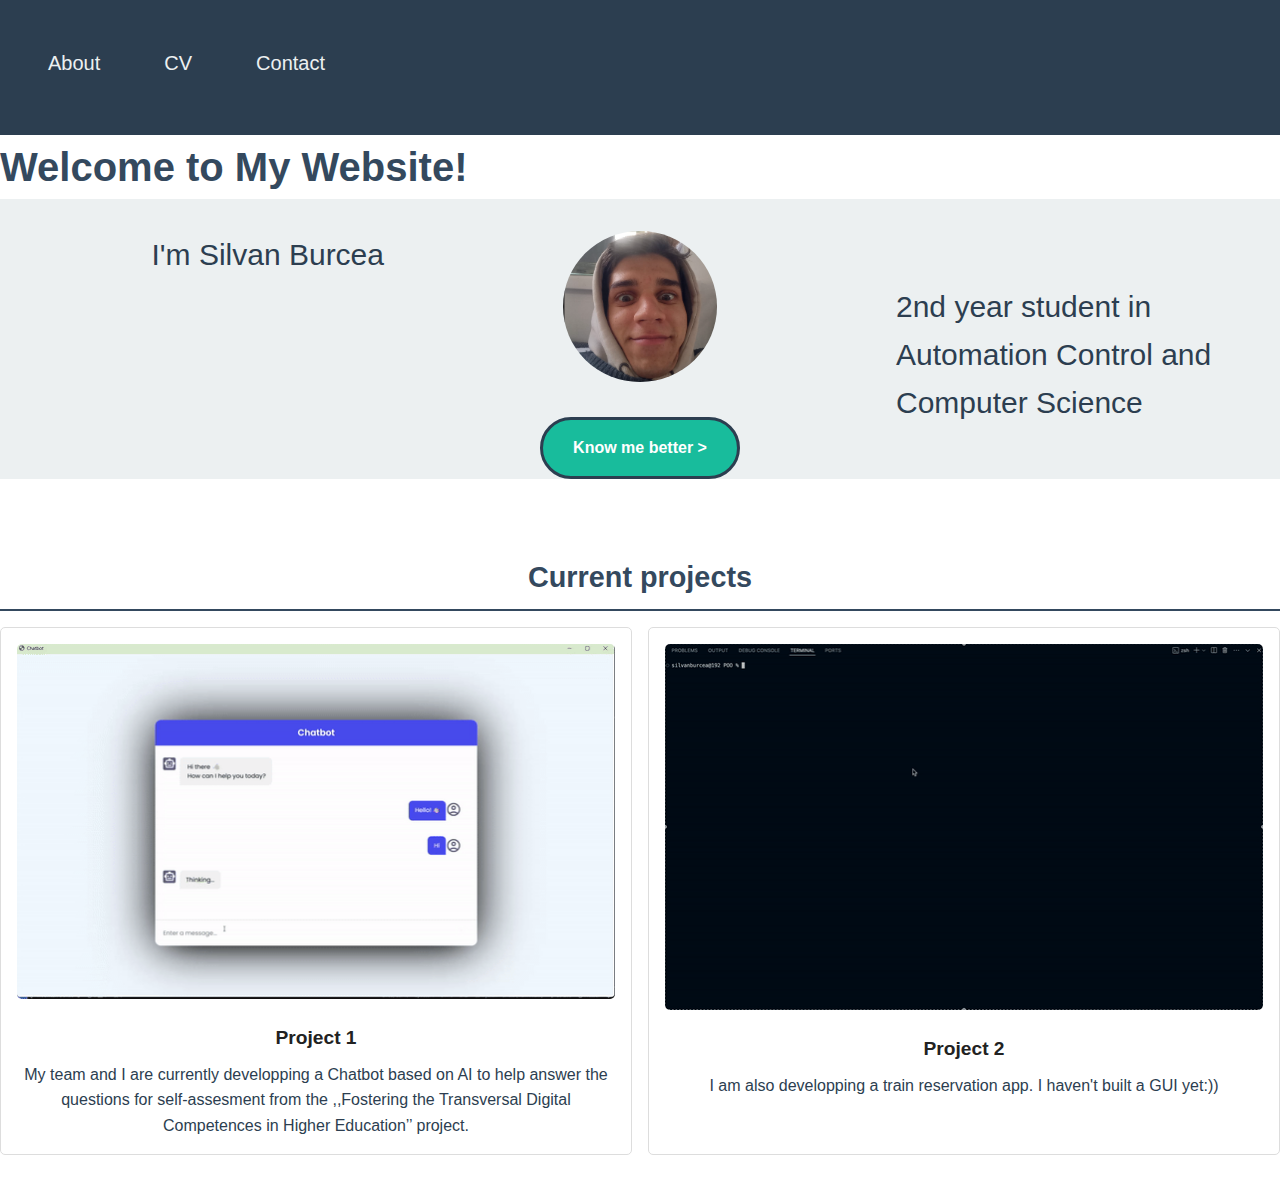
<file: index.html>
<!DOCTYPE html>
<html lang="en">
<head>
    <meta charset="UTF-8">
    <meta name="viewport" content="width=device-width, initial-scale=1.0">
    <title>Silvan Burcea - 2nd year student in Automation Control and Compuer Science</title>
    <link rel="stylesheet" href="style.css">
</head>
<body>
    <header class="header">
        <nav class="nav">
            <ul>
                <li><a href="index.html">About</a></li>
                <li><a href="cv.html">CV</a></li>
                <li><a href="contact.html">Contact</a></li>
            </ul>
        </nav>
    </header>
    <main>
        <section class="intro">
            <h1>Welcome to My Website!</h1>
        </section>
        <section class="row">
            <div class="column left" style="text-align: right;">
                <p>I'm Silvan Burcea</p>
            </div>
            <div class="column middle">
                    <img src="portret.jpg" alt="Silvan Burcea">
                    <a href="biography.html">Know me better  ></a>
            </div>
            <div class="column right" style="text-align: left;">
                <p>2nd year student in Automation Control and Computer Science<p>
            </div>
        </section>

        <section class="portfolio">
            <h2>Current projects</h2>
            <div class="projects">
                <div class="project">
                    <img src="chatbot.gif" alt="Project 1">
                    <h3>Project 1</h3>
                    <p>My team and I are currently developping a Chatbot based on AI to help answer the questions for self-assesment from the ,,Fostering the Transversal Digital Competences in Higher Education’’ project.</p>
                </div>
                <div class="project">
                    <img src="trains.gif" alt="Project 2">
                    <h3>Project 2</h3>
                    <p>I am also developping a train reservation app. I haven't built a GUI yet:))</p>
                </div>
            </div>
        </section>
    </main>
</body>
</html>
</file>
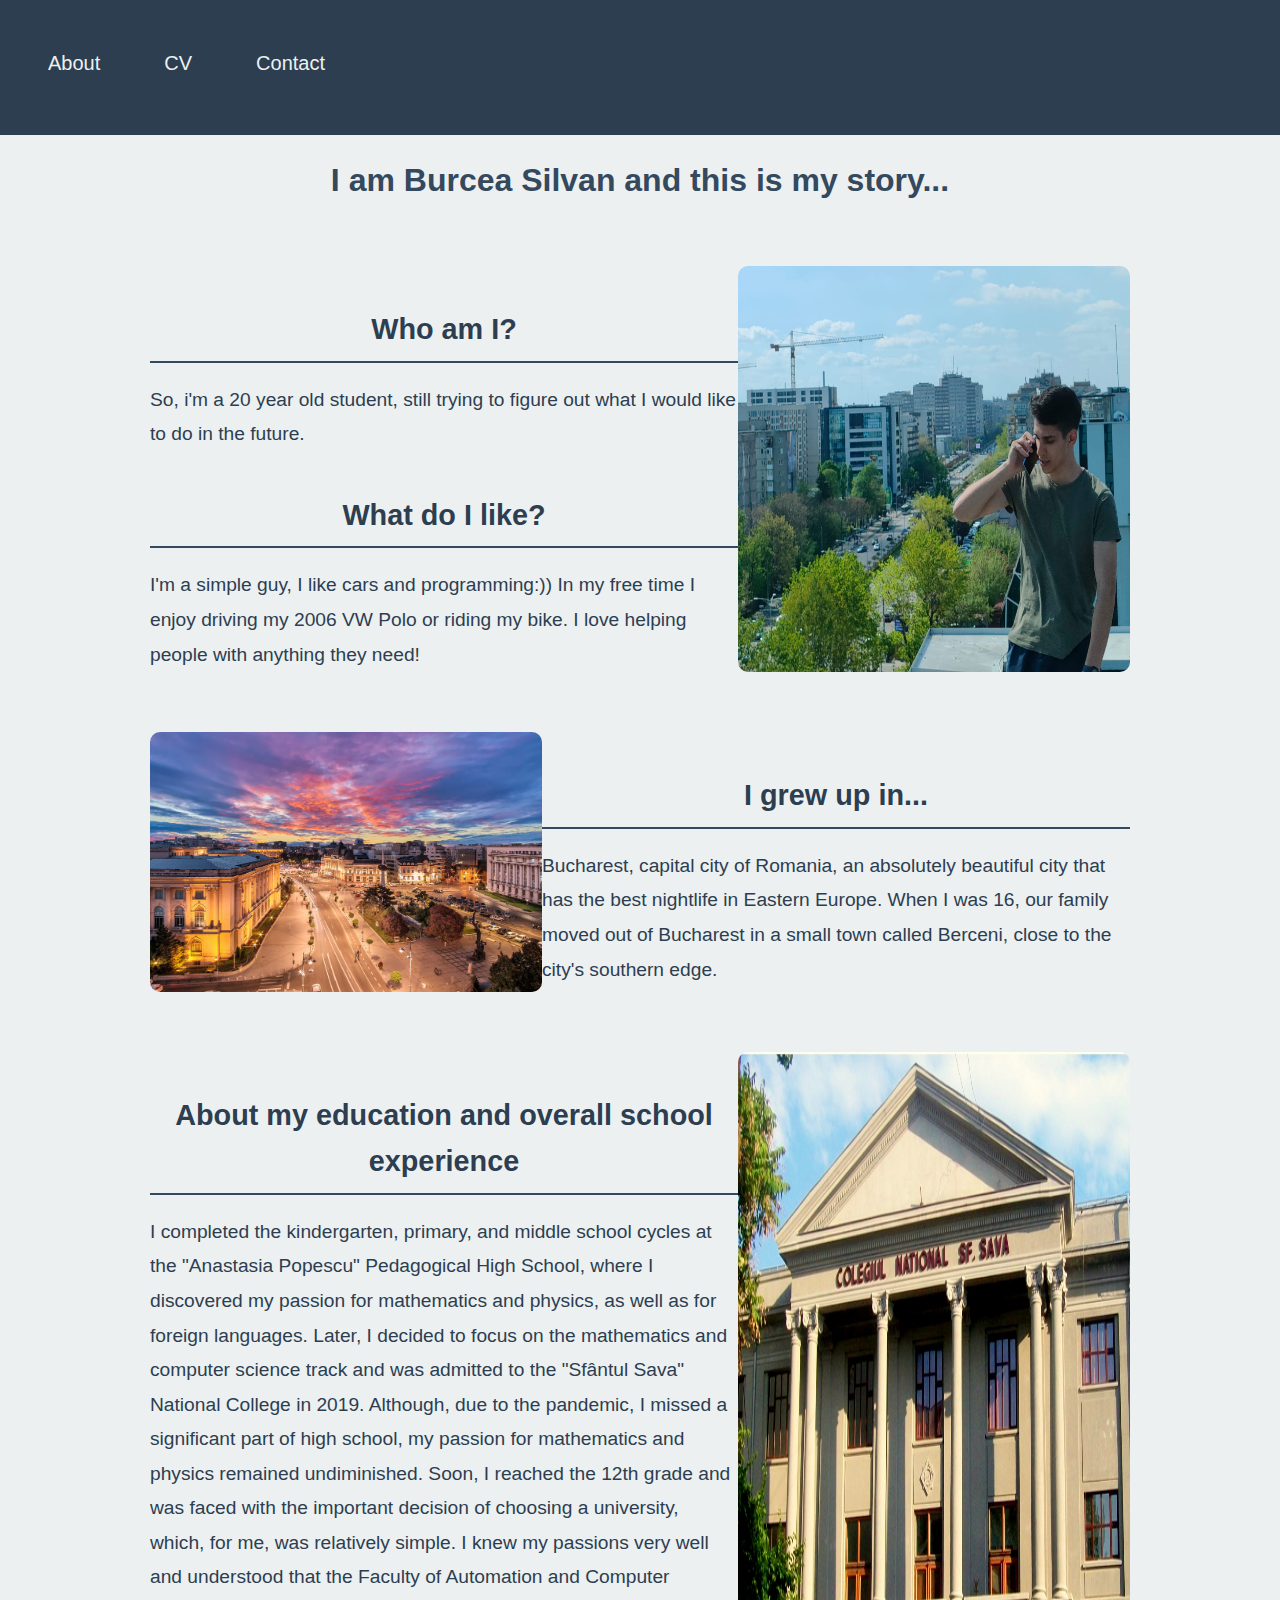
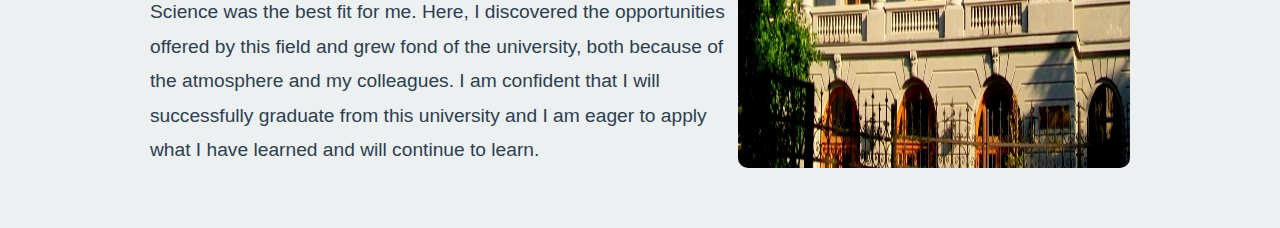
<file: biography.html>
<!DOCTYPE html>
<html lang="en">
<head>
    <meta charset="UTF-8">
    <meta name="viewport" content="width=device-width, initial-scale=1.0">
    <title>Biography</title>
    <link rel="stylesheet" href="style.css">
</head>
<body>
    <header class="header">
        <nav class="nav">
            <ul>
                <li><a href="index.html">About</a></li>
                <li><a href="cv.html">CV</a></li>
                <li><a href="contact.html">Contact</a></li>
            </ul>
        </nav>
    </header>
    <div class="bio-title">
        <h1>I am Burcea Silvan and this is my story...</h1>
    </div>

    <div class="section section-1">
        <div>
            <h2>Who am I?</h2>
            <p>So, i'm a 20 year old student, still trying to figure out what I would like to do in the future. </p>
            <h2>What do I like?</h2>
            <p>I'm a simple guy, I like cars and programming:)) In my free time I enjoy driving my 2006 VW Polo or riding my bike. I love helping people with anything they need! </p>
        </div>
        <img src="poza-mea.jpg" alt="My photo">
    </div>

    <div class="section section-2">
        <img src="bucharest.jpg" alt="Image about my education">
        <div>
            <h2>I grew up in...</h2>
            <p>Bucharest, capital city of Romania, an absolutely beautiful city that has the best nightlife in Eastern Europe. When I was 16, our family moved out of Bucharest in a small town called Berceni, close to the city's southern edge.</p>
        </div>
    </div>

    <div class="section section-3">
        <div>
            <h2>About my education and overall school experience</h2>
            <p>I completed the kindergarten, primary, and middle school cycles at the "Anastasia Popescu" Pedagogical High School, where I discovered my passion for mathematics and physics, as well as for foreign languages. Later, I decided to focus on the mathematics and computer science track and was admitted to the "Sfântul Sava" National College in 2019.

                Although, due to the pandemic, I missed a significant part of high school, my passion for mathematics and physics remained undiminished. Soon, I reached the 12th grade and was faced with the important decision of choosing a university, which, for me, was relatively simple. I knew my passions very well and understood that the Faculty of Automation and Computer Science was the best fit for me. Here, I discovered the opportunities offered by this field and grew fond of the university, both because of the atmosphere and my colleagues.
                
                I am confident that I will successfully graduate from this university and I am eager to apply what I have learned and will continue to learn.</p>
        </div>
        <img src="cnss.jpg" alt="Saint Sava National College">
    </div>
</body>
</html>
</file>
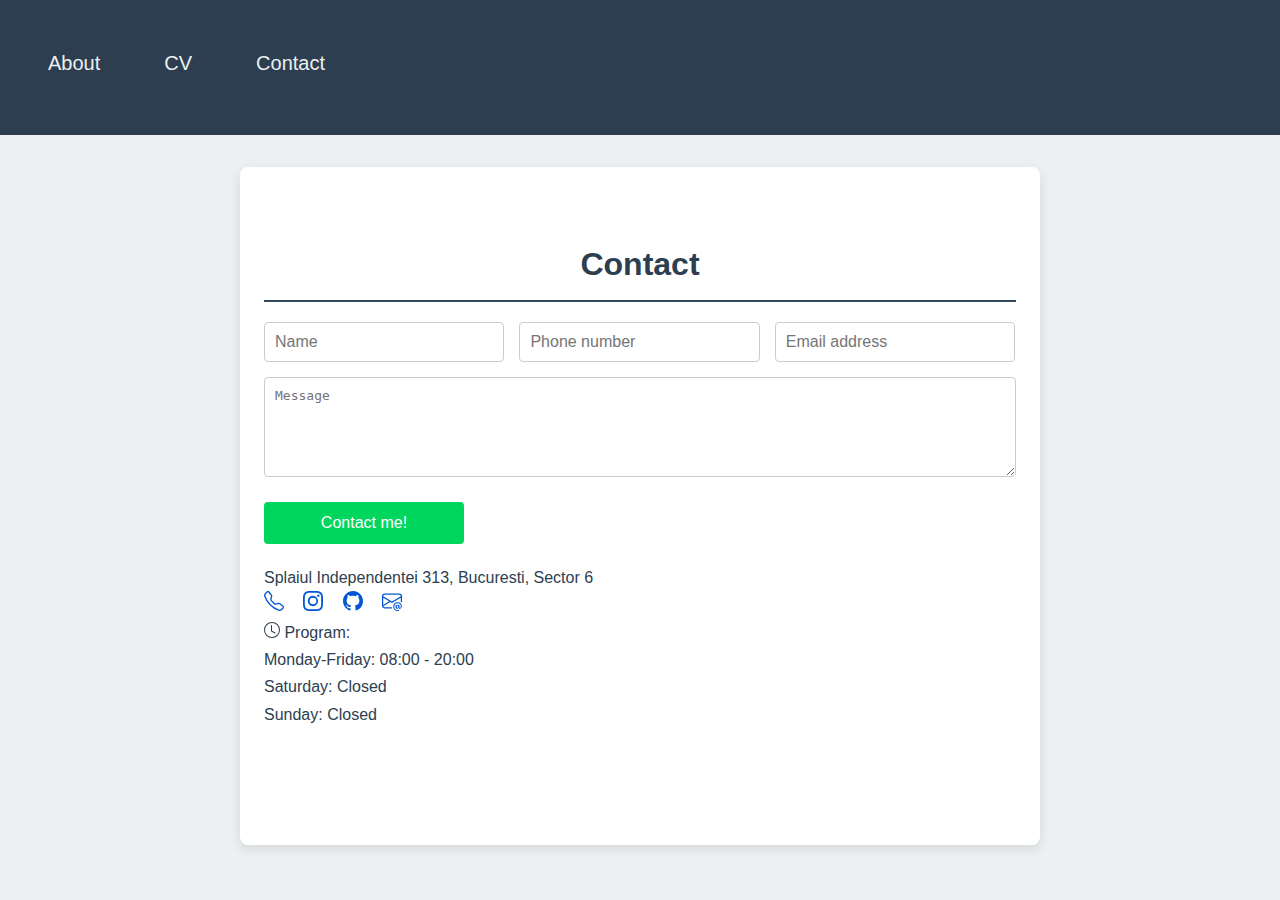
<file: contact.html>
<!DOCTYPE html>
<html lang="en">
<head>
    <meta charset="UTF-8">
    <meta name="viewport" content="width=device-width, initial-scale=1.0">
    <title>Silvan Burcea-Contact</title>
    <link rel="stylesheet" href="style.css">
</head>
<body>

<!-- bara de navigare -->
<header class="header">
    <nav class="nav">
        <ul>
            <li><a href="index.html">About</a></li>
            <li><a href="cv.html">CV</a></li>
            <li><a href="contact.html">Contact</a></li>
        </ul>
    </nav>
</header>

<main class="contact-main">
    <!-- Titlu -->
    <h2 class="contact-title">Contact</h2>

    <!-- formular de contact -->
    <form class="contact-form">
        <input type="text" placeholder="Name" required>
        <input type="text" placeholder="Phone number" required>
        <input type="email" placeholder="Email address" required>
        <textarea placeholder="Message" required></textarea>
        <button type="submit">Contact me!</button>
    </form>

    <!-- detalii contact si harta -->
    <div class="contact-details">
        <div class="details-info">
            <p>Splaiul Independentei 313, Bucuresti, Sector 6</p>
            <p><a href="tel:+40722461882" style="margin-right: 15px;">
                <svg xmlns="http://www.w3.org/2000/svg" width="20" height="20" fill="currentColor" class="bi bi-telephone" viewBox="0 0 16 16">
                    <path d="M3.654 1.328a.678.678 0 0 0-1.015-.063L1.605 2.3c-.483.484-.661 1.169-.45 1.77a17.6 17.6 0 0 0 4.168 6.608 17.6 17.6 0 0 0 6.608 4.168c.601.211 1.286.033 1.77-.45l1.034-1.034a.678.678 0 0 0-.063-1.015l-2.307-1.794a.68.68 0 0 0-.58-.122l-2.19.547a1.75 1.75 0 0 1-1.657-.459L5.482 8.062a1.75 1.75 0 0 1-.46-1.657l.548-2.19a.68.68 0 0 0-.122-.58zM1.884.511a1.745 1.745 0 0 1 2.612.163L6.29 2.98c.329.423.445.974.315 1.494l-.547 2.19a.68.68 0 0 0 .178.643l2.457 2.457a.68.68 0 0 0 .644.178l2.189-.547a1.75 1.75 0 0 1 1.494.315l2.306 1.794c.829.645.905 1.87.163 2.611l-1.034 1.034c-.74.74-1.846 1.065-2.877.702a18.6 18.6 0 0 1-7.01-4.42 18.6 18.6 0 0 1-4.42-7.009c-.362-1.03-.037-2.137.703-2.877z"/>
                  </svg>
            </a>
            <a href="https://www.instagram.com/silvan_daniel_/" style="margin-right: 15px;">
                <svg xmlns="http://www.w3.org/2000/svg" width="20" height="20" fill="currentColor" class="bi bi-instagram" viewBox="0 0 16 16">
                    <path d="M8 0C5.829 0 5.556.01 4.703.048 3.85.088 3.269.222 2.76.42a3.9 3.9 0 0 0-1.417.923A3.9 3.9 0 0 0 .42 2.76C.222 3.268.087 3.85.048 4.7.01 5.555 0 5.827 0 8.001c0 2.172.01 2.444.048 3.297.04.852.174 1.433.372 1.942.205.526.478.972.923 1.417.444.445.89.719 1.416.923.51.198 1.09.333 1.942.372C5.555 15.99 5.827 16 8 16s2.444-.01 3.298-.048c.851-.04 1.434-.174 1.943-.372a3.9 3.9 0 0 0 1.416-.923c.445-.445.718-.891.923-1.417.197-.509.332-1.09.372-1.942C15.99 10.445 16 10.173 16 8s-.01-2.445-.048-3.299c-.04-.851-.175-1.433-.372-1.941a3.9 3.9 0 0 0-.923-1.417A3.9 3.9 0 0 0 13.24.42c-.51-.198-1.092-.333-1.943-.372C10.443.01 10.172 0 7.998 0zm-.717 1.442h.718c2.136 0 2.389.007 3.232.046.78.035 1.204.166 1.486.275.373.145.64.319.92.599s.453.546.598.92c.11.281.24.705.275 1.485.039.843.047 1.096.047 3.231s-.008 2.389-.047 3.232c-.035.78-.166 1.203-.275 1.485a2.5 2.5 0 0 1-.599.919c-.28.28-.546.453-.92.598-.28.11-.704.24-1.485.276-.843.038-1.096.047-3.232.047s-2.39-.009-3.233-.047c-.78-.036-1.203-.166-1.485-.276a2.5 2.5 0 0 1-.92-.598 2.5 2.5 0 0 1-.6-.92c-.109-.281-.24-.705-.275-1.485-.038-.843-.046-1.096-.046-3.233s.008-2.388.046-3.231c.036-.78.166-1.204.276-1.486.145-.373.319-.64.599-.92s.546-.453.92-.598c.282-.11.705-.24 1.485-.276.738-.034 1.024-.044 2.515-.045zm4.988 1.328a.96.96 0 1 0 0 1.92.96.96 0 0 0 0-1.92m-4.27 1.122a4.109 4.109 0 1 0 0 8.217 4.109 4.109 0 0 0 0-8.217m0 1.441a2.667 2.667 0 1 1 0 5.334 2.667 2.667 0 0 1 0-5.334"/>
                  </svg>
            </a>
            <a href="https://github.com/silvandaniel04" style="margin-right: 15px;">
                <svg xmlns="http://www.w3.org/2000/svg" width="20" height="20" fill="currentColor" class="bi bi-github" viewBox="0 0 16 16">
                    <path d="M8 0C3.58 0 0 3.58 0 8c0 3.54 2.29 6.53 5.47 7.59.4.07.55-.17.55-.38 0-.19-.01-.82-.01-1.49-2.01.37-2.53-.49-2.69-.94-.09-.23-.48-.94-.82-1.13-.28-.15-.68-.52-.01-.53.63-.01 1.08.58 1.23.82.72 1.21 1.87.87 2.33.66.07-.52.28-.87.51-1.07-1.78-.2-3.64-.89-3.64-3.95 0-.87.31-1.59.82-2.15-.08-.2-.36-1.02.08-2.12 0 0 .67-.21 2.2.82.64-.18 1.32-.27 2-.27s1.36.09 2 .27c1.53-1.04 2.2-.82 2.2-.82.44 1.1.16 1.92.08 2.12.51.56.82 1.27.82 2.15 0 3.07-1.87 3.75-3.65 3.95.29.25.54.73.54 1.48 0 1.07-.01 1.93-.01 2.2 0 .21.15.46.55.38A8.01 8.01 0 0 0 16 8c0-4.42-3.58-8-8-8"/>
                  </svg>
            </a>
            <a href="mailto:silvanburcea@gmail.com">
                <svg xmlns="http://www.w3.org/2000/svg" width="20" height="20" fill="currentColor" class="bi bi-envelope-at" viewBox="0 0 16 16">
                    <path d="M2 2a2 2 0 0 0-2 2v8.01A2 2 0 0 0 2 14h5.5a.5.5 0 0 0 0-1H2a1 1 0 0 1-.966-.741l5.64-3.471L8 9.583l7-4.2V8.5a.5.5 0 0 0 1 0V4a2 2 0 0 0-2-2zm3.708 6.208L1 11.105V5.383zM1 4.217V4a1 1 0 0 1 1-1h12a1 1 0 0 1 1 1v.217l-7 4.2z"/>
                    <path d="M14.247 14.269c1.01 0 1.587-.857 1.587-2.025v-.21C15.834 10.43 14.64 9 12.52 9h-.035C10.42 9 9 10.36 9 12.432v.214C9 14.82 10.438 16 12.358 16h.044c.594 0 1.018-.074 1.237-.175v-.73c-.245.11-.673.18-1.18.18h-.044c-1.334 0-2.571-.788-2.571-2.655v-.157c0-1.657 1.058-2.724 2.64-2.724h.04c1.535 0 2.484 1.05 2.484 2.326v.118c0 .975-.324 1.39-.639 1.39-.232 0-.41-.148-.41-.42v-2.19h-.906v.569h-.03c-.084-.298-.368-.63-.954-.63-.778 0-1.259.555-1.259 1.4v.528c0 .892.49 1.434 1.26 1.434.471 0 .896-.227 1.014-.643h.043c.118.42.617.648 1.12.648m-2.453-1.588v-.227c0-.546.227-.791.573-.791.297 0 .572.192.572.708v.367c0 .573-.253.744-.564.744-.354 0-.581-.215-.581-.8Z"/>
                  </svg>
            </a></p>
            <p> 
                <svg xmlns="http://www.w3.org/2000/svg" width="16" height="16" fill="currentColor" class="bi bi-clock" viewBox="0 0 16 16">
                    <path d="M8 3.5a.5.5 0 0 0-1 0V9a.5.5 0 0 0 .252.434l3.5 2a.5.5 0 0 0 .496-.868L8 8.71z"/>
                    <path d="M8 16A8 8 0 1 0 8 0a8 8 0 0 0 0 16m7-8A7 7 0 1 1 1 8a7 7 0 0 1 14 0"/>
                  </svg>
                Program:<br>
                Monday-Friday: 08:00 - 20:00<br>
                Saturday: Closed<br>
                Sunday: Closed
            </p>
        </div>

        <!-- embed Google Maps -->
        <div class="map">
            <iframe src="https://www.google.com/maps/embed?pb=!1m18!1m12!1m3!1d3079.9490369066125!2d26.04769332772204!3d44.43564822710314!2m3!1f0!2f0!3f0!3m2!1i1024!2i768!4f13.1!3m3!1m2!1s0x40b201ebafcdf7a3%3A0xeafb513bd76c5277!2sFaculty%20of%20Automatic%20Control%20and%20Computer%20Science!5e0!3m2!1sen!2sro!4v1729949897124!5m2!1sen!2sro" width="600" height="450" style="border:0;" allowfullscreen="" 
            loading="lazy" 
            referrerpolicy="no-referrer-when-downgrade"></iframe>
        </div>
    </div>
</main>

</body>
</html>
</file>
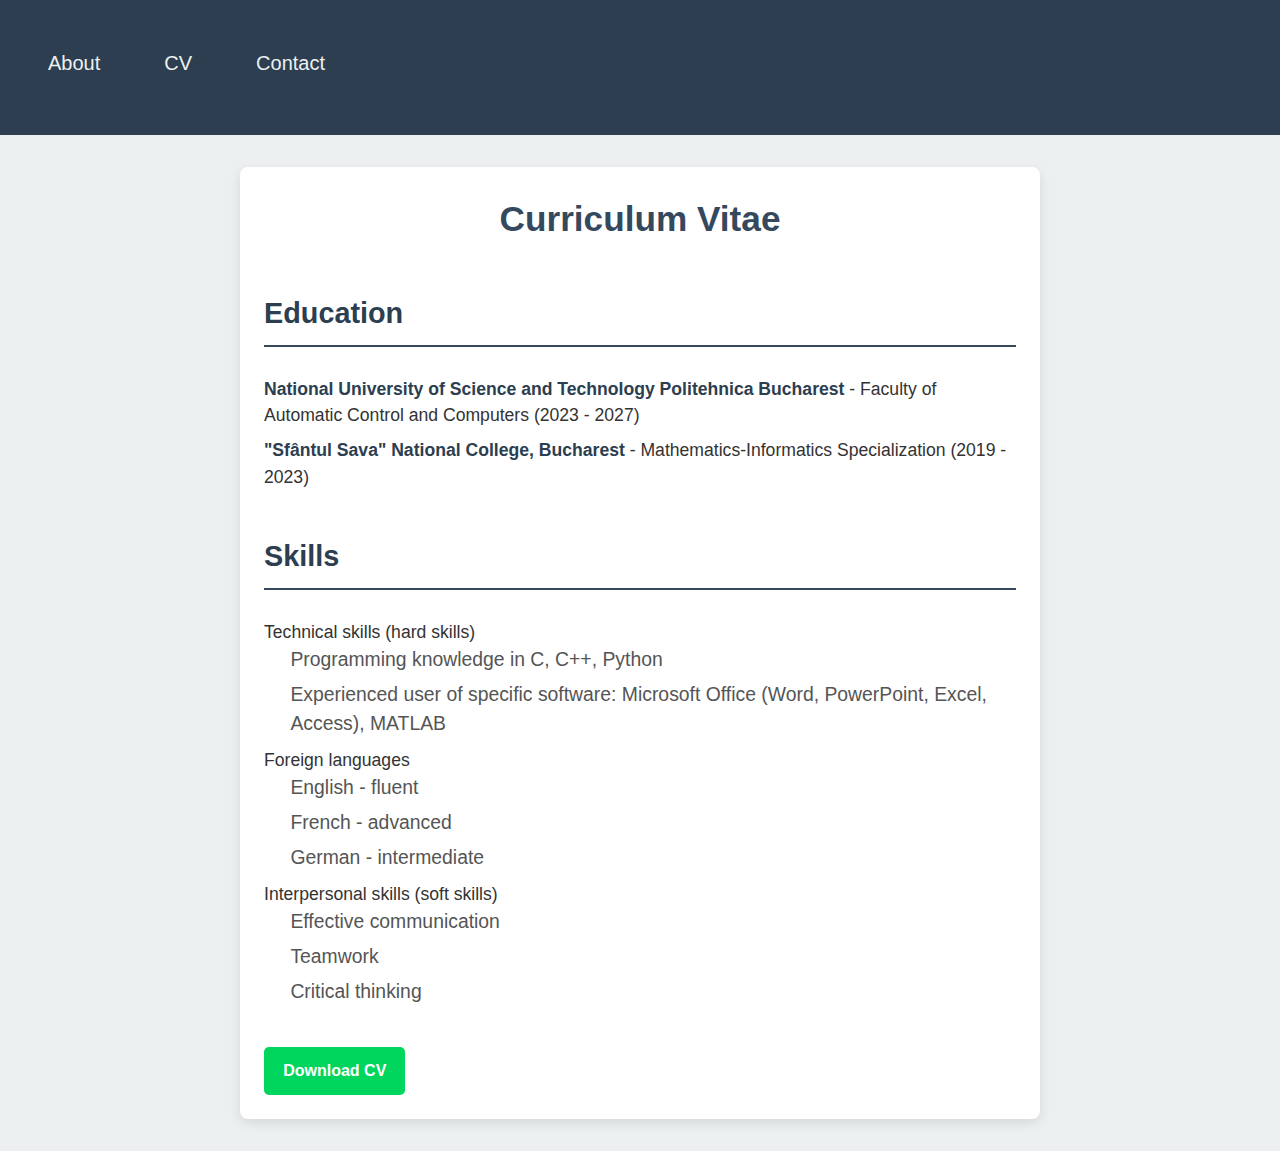
<file: cv.html>
<!DOCTYPE html>
<html lang="en">
<head>
    <meta charset="UTF-8">
    <meta name="viewport" content="width=device-width, initial-scale=1.0">
    <title>Silvan Burcea-CV</title>
    <link rel="stylesheet" href="style.css">
</head>
<body>
    <header class="header">
        <nav class="nav">
            <ul>
                <li><a href="index.html">About</a></li>
                <li><a href="cv.html">CV</a></li>
                <li><a href="contact.html">Contact</a></li>
            </ul>
        </nav>
    </header>
    <main class="cv-main">
        <section style="text-align: left;">
            <h1>Curriculum Vitae</h1>
            
            <h2>Education</h2>
            <ul>
                <li><strong>National University of Science and Technology Politehnica Bucharest</strong> - Faculty of Automatic Control and Computers (2023 - 2027)</li>
                <li><strong>"Sfântul Sava" National College, Bucharest</strong> - Mathematics-Informatics Specialization (2019 - 2023)</li>
            </ul>
    
            <h2>Skills</h2>
            <ul>
                <li>Technical skills (hard skills)
                    <ul style="margin-left: 1.5em;"> <!-- Adjust this value for indentation -->
                        <li>Programming knowledge in C, C++, Python</li>
                        <li>Experienced user of specific software: Microsoft Office (Word, PowerPoint, Excel, Access), MATLAB</li>
                    </ul>
                </li>
                <li>Foreign languages
                    <ul style="margin-left: 1.5em;">
                        <li>English - fluent</li>
                        <li>French - advanced</li>
                        <li>German - intermediate</li>
                    </ul>
                </li>
                <li>Interpersonal skills (soft skills)
                    <ul style="margin-left: 1.5em;">
                        <li>Effective communication</li>
                        <li>Teamwork</li>
                        <li>Critical thinking</li>
                    </ul>
                </li>
            </ul>
    
            <a href="cv.html" download="cv.html">Download CV</a>
        </section>
    </main>    
</body>
</html>
</file>
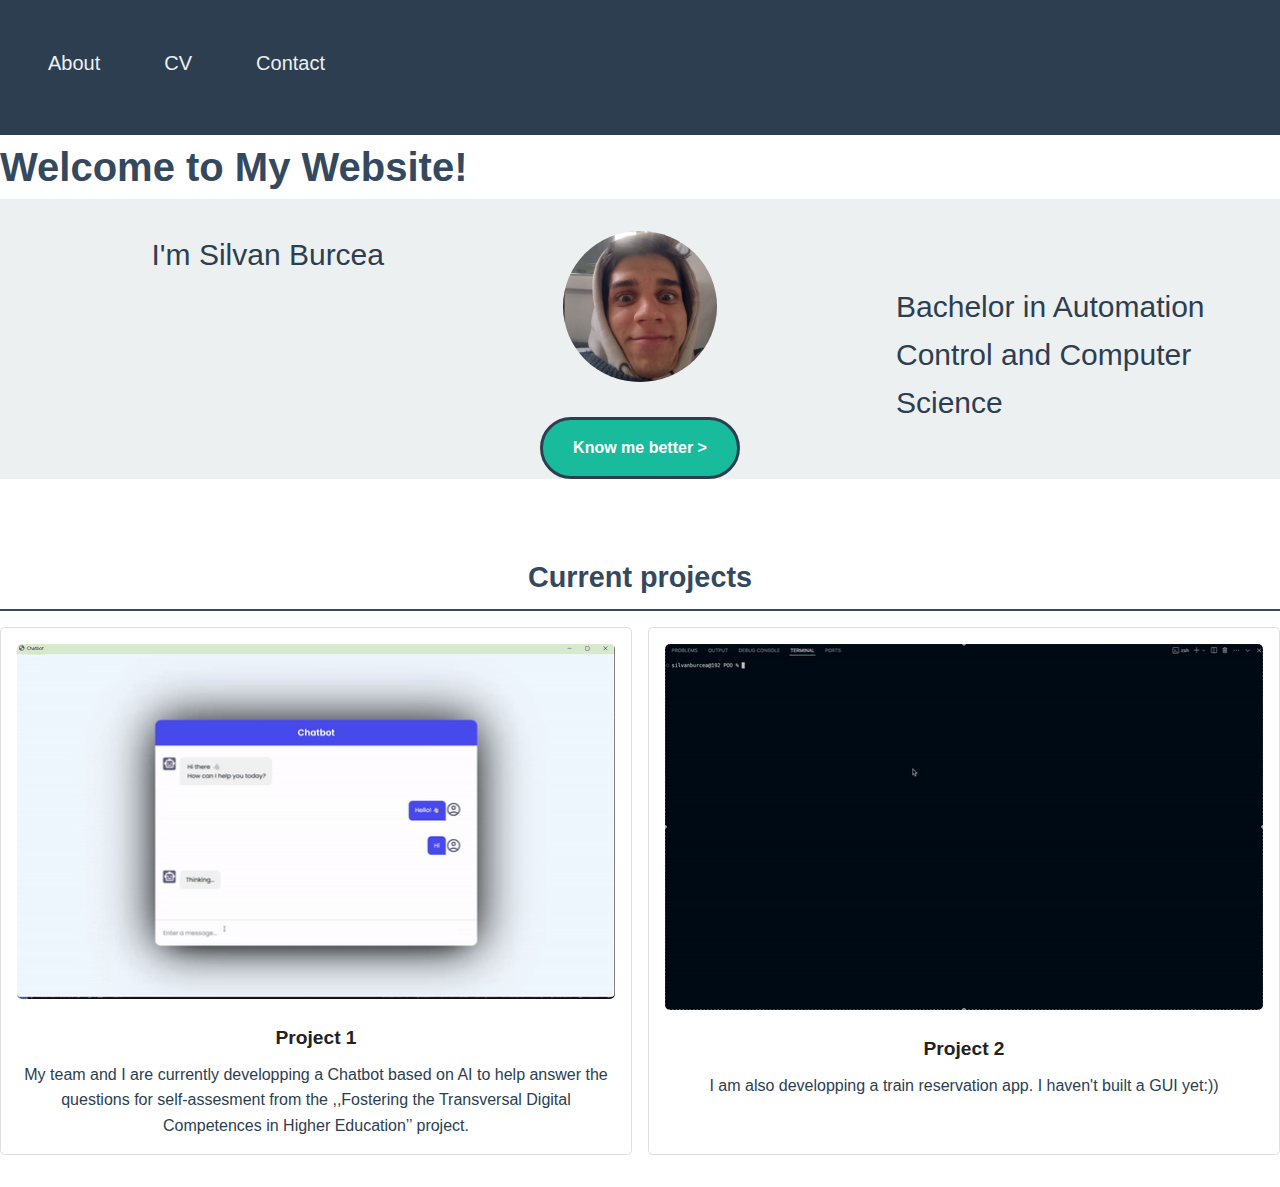
<file: home.html>
<!DOCTYPE html>
<html lang="en">
<head>
    <meta charset="UTF-8">
    <meta name="viewport" content="width=device-width, initial-scale=1.0">
    <title>Silvan Burcea - Bachelor in Automation Control and Compuer Science</title>
    <link rel="stylesheet" href="style.css">
</head>
<body>
    <header class="header">
        <nav class="nav">
            <ul>
                <li><a href="home.html">About</a></li>
                <li><a href="cv.html">CV</a></li>
                <li><a href="contact.html">Contact</a></li>
            </ul>
        </nav>
    </header>
    <main>
        <section class="intro">
            <h1>Welcome to My Website!</h1>
        </section>
        <section class="row">
            <div class="column left" style="text-align: right;">
                <p>I'm Silvan Burcea</p>
            </div>
            <div class="column middle">
                    <img src="portret.jpg" alt="Silvan Burcea">
                    <a href="biography.html">Know me better  ></a>
            </div>
            <div class="column right" style="text-align: left;">
                <p>Bachelor in Automation Control and Computer Science<p>
            </div>
        </section>

        <section class="portfolio">
            <h2>Current projects</h2>
            <div class="projects">
                <div class="project">
                    <img src="chatbot.gif" alt="Project 1">
                    <h3>Project 1</h3>
                    <p>My team and I are currently developping a Chatbot based on AI to help answer the questions for self-assesment from the ,,Fostering the Transversal Digital Competences in Higher Education’’ project.</p>
                </div>
                <div class="project">
                    <img src="trains.gif" alt="Project 2">
                    <h3>Project 2</h3>
                    <p>I am also developping a train reservation app. I haven't built a GUI yet:))</p>
                </div>
            </div>
        </section>
    </main>
</body>
</html>
</file>
<file: style.css>
* {
    margin: 0;
    padding: 0;
    box-sizing: border-box;
}

body {
    font-family: 'Arial', sans-serif;
    line-height: 1.6;
    background-color: #ecf0f1;
    color: #2c3e50;
}


.header {
    display: flex;
    justify-content: space-between;
    align-items: center;
    padding: 3rem 3rem;
    background-color: #2c3e50;
    color: #ecf0f1;
}

.nav ul {
    list-style: none;
    display: flex;
    gap: 4rem;
}


.nav a {
    font-size: 20px;
    text-decoration: none;
    color: #ecf0f1;
    transition: color 0.3s ease;
}

.nav a:hover {
    text-decoration: underline;
    color: #18bc9c;
}


.main {
    padding: 2rem;
    background-color: #ecf0f1;
}

.intro h1 {
    text-align: left;
    margin-bottom: 2rem;
    font-size: 2.5rem;
    color: #34495e;
    background-color: #ffffff;
}

.row {
    display: flex;
    flex-wrap: wrap;
    width: 100%;
    margin: 0 auto;
}

.column p {
    font-size: 30px;
    font-family:'Segoe UI', Tahoma, Geneva, Verdana, sans-serif
}

.column.left {
    width: 30%;
    display: flex;
    flex-direction: column;
    align-items: flex-end;
}

.column.middle {
    width: 40%;
    display: flex;
    flex-direction: column;
    align-items: center;
    text-align: center;
    justify-content: center;
}

.column.middle img {
    width: 30%; 
    max-height: auto;
    border-radius: 50%;
    overflow: hidden;
    margin-bottom: 15px;
}

.column.right {
    width: 30%;
    display: flex;
    flex-direction: column;
    justify-content: center;
}


.column a {
    margin: 0 auto;
    margin-top: 20px;
    padding: 15px 30px;
    background-color: #18bc9c;
    color: #ffffff;
    border: 3px solid #2c3e50;
    border-radius: 50px;
    cursor: pointer;
}

.column a:hover {
    background-color: #e74c3c;
}

.portfolio {
    width: 100;
    margin: 0 auto;
    padding: 2rem 0;
    background-color: #ffffff;
}

.portfolio h2 {
    text-align: center;
    margin-bottom: 1rem;
    color: #34495E;
}

.projects {
    display: grid;
    grid-template-columns: repeat(auto-fit, minmax(300px, 1fr));
    gap: 1rem;
}

.project {
    background-color: #fff;
    padding: 1rem;
    border: 1px solid #ddd;
    border-radius: 5px;
    text-align: center;
}

.project img {
    max-width: 100%;
    border-radius: 5px;
    margin-bottom: 1rem;
}

.project h3 {
    font-size: 1.2rem;
    margin-bottom: 0.5rem;
    color: #222;
}

.cv-main {
    max-width: 800px;
    margin: 2em auto;
    padding: 1.5em;
    background-color: #ffffff;
    border-radius: 8px;
    box-shadow: 0px 4px 12px rgba(0, 0, 0, 0.1);
}

h1 {
    font-size: 2.2em;
    color: #34495e;
    text-align: center;
    margin-bottom: 0.5em;
}

h2 {
    font-size: 1.8em;
    color: #2c3e50;
    border-bottom: 2px solid #34495e;
    padding-bottom: 0.3em;
    margin-top: 1.5em;
    margin-bottom: 1em;
}

/* stil pentru lista */
ul {
    list-style-type: none;
    padding: 0;
}

ul li {
    font-size: 1.1em;
    margin-bottom: 0.5em;
    line-height: 1.5;
    color: #333;
}

ul li strong {
    color: #2c3e50;
}

ul li ul {
    margin-left: 1.5em;
}

ul li ul li {
    margin-bottom: 0.3em;
    color: #555;
}

/* stil pentru butonul de descarcare */
section a {
    display: inline-block;
    text-decoration: none;
    background-color: #00d65d;
    color: #ffffff;
    padding: 0.7em 1.2em;
    border-radius: 5px;
    margin-top: 2em;
    font-weight: bold;
    transition: background-color 0.3s;
}

section a:hover {
    background-color: #0056d6;
}

/* stil pentru secțiunea principala */
.contact-main {
    max-width: 800px;
    margin: 2em auto;
    padding: 1.5em;
    background-color: #ffffff;
    border-radius: 8px;
    box-shadow: 0px 4px 12px rgba(0, 0, 0, 0.1);
}

.contact-title {
    text-align: center;
    font-size: 2em;
    margin-bottom: 20px;
}

/* stil pentru formularul de contact */
.contact-form {
    display: flex;
    flex-wrap: wrap;
    gap: 15px;
    margin-bottom: 20px;
}

.contact-form input, .contact-form textarea {
    width: calc(33.3% - 10px);
    padding: 10px;
    border: 1px solid #ccc;
    border-radius: 4px;
    font-size: 1em;
    box-sizing: border-box;
}

.contact-form textarea {
    width: 100%;
    resize: vertical;
    min-height: 100px;
}

.contact-form button {
    background-color: #00d65d;
    color: white;
    border: none;
    padding: 12px 20px;
    border-radius: 4px;
    cursor: pointer;
    font-size: 1em;
    width: 100%;
    max-width: 200px;
    margin-top: 10px;
}

.contact-form button:hover {
    background-color: #0040b3;
}

/* stil pentru sectiunea cu detalii de contact */
.contact-details {
    display: flex;
    justify-content: space-between;
    align-items: flex-start;
    gap: 20px;
}

.details-info {
    flex: 1;
}

.details-info p {
    line-height: 1.7;
}

.details-info a {
    color: #0056d6;
    text-decoration: none;
}

.details-info a:hover {
    color: #d60004;
}

/* integrare harta */
.map {
    flex: 1;
    min-width: 300px;
}

.map iframe {
    width: 100%;
    height: 250px;
    border: 0;
}

/* Stiluri pentru titluri principale */
.bio-title h1 {
    text-align: center;
    margin-top: 20px;
    font-size: 2rem;
}

.section h2 {
    margin: 40px 0 20px 0;
    text-align: center;
}

/* Stiluri pentru secțiunile de biografie */
.section {
    display: flex;
    justify-content: space-between;
    margin: 60px 0;
    padding: 0 150px;
}

.section img {
    width: 40%;
    height: auto;
    border-radius: 10px;
}

/* Secțiunea 1: Text stânga, imagine dreapta */
.section-1 {
    flex-direction: row; /* text stânga, imagine dreapta */
}

.section-1 img {
    order: 2;
}

/* Secțiunea 2: Text dreapta, imagine stânga */
.section-2 {
    flex-direction: row-reverse; /* text dreapta, imagine stânga */
}

.section-2 img {
    order: 1;
}

/* Secțiunea 3: Text stânga, imagine dreapta */
.section-3 {
    flex-direction: row; /* text stânga, imagine dreapta */
}

.section-3 img {
    order: 2;
}

/* Secțiunea 4: Text dreapta, imagine stânga */
.section-4 {
    flex-direction: row-reverse; /* text dreapta, imagine stânga */
}

.section-4 img {
    order: 1;
}

/* Stiluri suplimentare pentru text */
.section p {
    font-size: 1.2rem;
    line-height: 1.8;
    max-width: 600px;
    margin: 0 auto;
}

img {
    border-radius: 8px;
}

/* Media queries pentru dispozitive mobile */
@media (max-width: 768px) {

    .nav {
        display: flex; /* Use flexbox for the nav */
        flex-direction: column; /* Stack items vertically */
        align-items: center; /* Center items horizontally */
        width: 100%;
    }
    
    
    .nav ul {
        display: flex; /* Use flexbox for the nav */
        flex-direction: column; /* Stack items vertically */
        align-items: center; /* Center items horizontally */
        padding: 0; /* Remove default padding */
        margin: 0; /* Remove default margin */
    }

    .nav ul li {
        text-align: center;
    }
    

    .section {
        flex-direction: column;
        text-align: center;
        padding: 0 20px; /* Ajustează padding-ul pentru a evita marginile prea mari */
    }

    .section img {
        width: 100%; /* Asigură-te că imaginile se redimensionează corespunzător */
        height: auto; /* Păstrează proporțiile imaginilor */
        margin: 20px 0; /* Adaugă un spațiu între imagine și text */
    }

    .column.left, .column.middle, .column.right {
        width: 100%; /* Fă coloanele să ocupe 100% din lățimea ecranului */
    }

    .column.left, .column.right {
        display: flex;
        flex-direction: column;
        align-items: center;
    }

    .column.left p, .column.right p {
        font-size: 20px;
        text-align: center;
    }

    .contact-form input, .contact-form textarea {
        width: 100%; /* Asigură-te că input-urile ocupă întreaga lățime */
    }

    .contact-form input {
        margin-bottom: 15px; /* Adaugă un spațiu între input-uri */
    }
}
</file>
